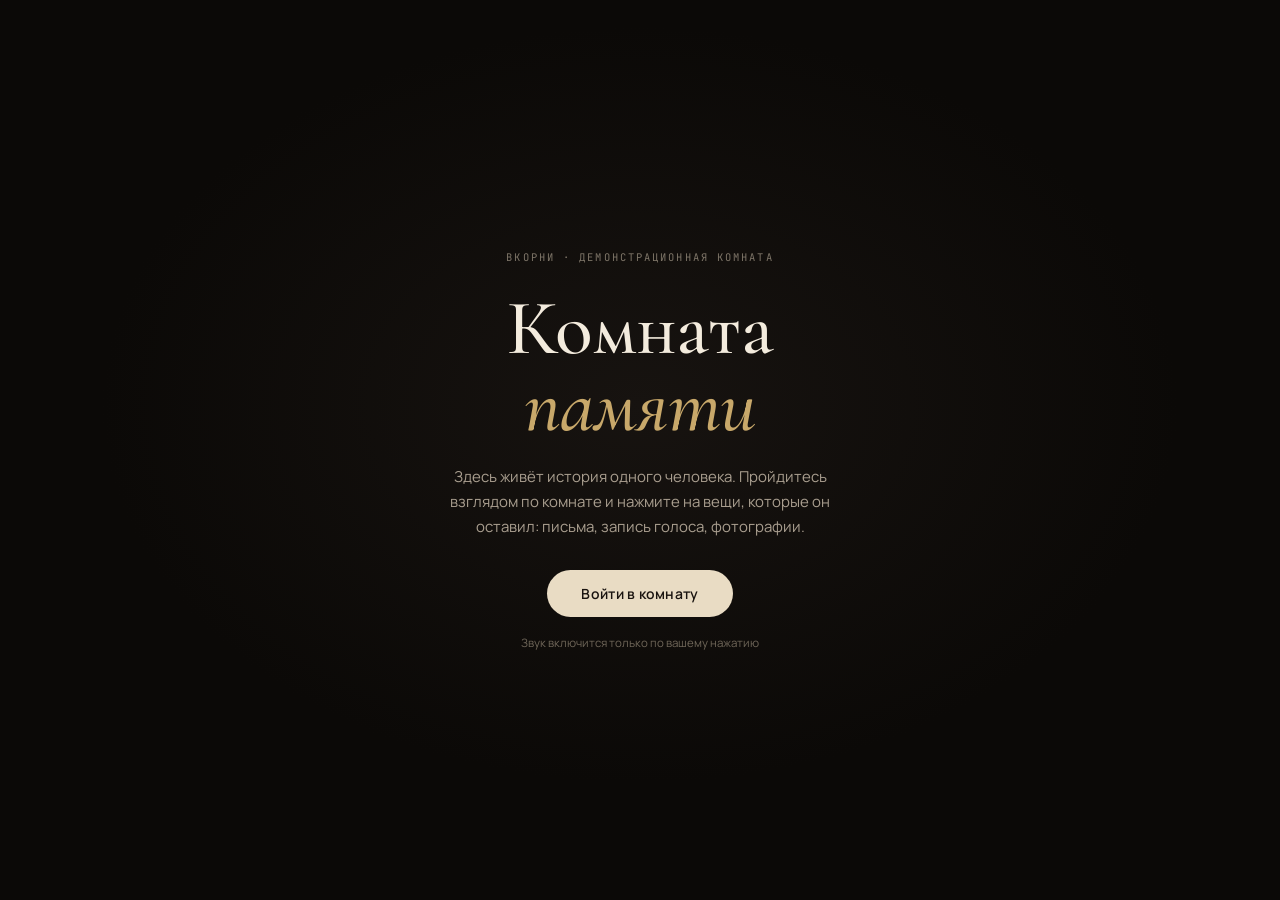
<file: index.html>
<!DOCTYPE html>
<html lang="ru">
<head>
<meta charset="utf-8">
<meta name="viewport" content="width=device-width, initial-scale=1, viewport-fit=cover">
<title>Комната памяти — демо</title>
<meta name="description" content="Интерактивная комната памяти в браузере: слои, свет, предметы с историей.">
<link rel="preconnect" href="https://fonts.googleapis.com">
<link href="https://fonts.googleapis.com/css2?family=Cormorant+Garamond:ital,wght@0,400;0,500;1,400&family=Manrope:wght@400;500;600&family=JetBrains+Mono:wght@400&display=swap" rel="stylesheet">
<link rel="stylesheet" href="style.css">
</head>
<body>

<div class="scene" id="scene">
  <svg viewBox="0 0 1600 900" preserveAspectRatio="xMidYMid slice" id="room" aria-label="Комната памяти: нажимайте на предметы">
    <defs>
      <linearGradient id="wall" x1="0" y1="0" x2="0" y2="1">
        <stop offset="0" stop-color="#2b241d"/><stop offset=".55" stop-color="#221c17"/><stop offset="1" stop-color="#1a1512"/>
      </linearGradient>
      <linearGradient id="floor" x1="0" y1="0" x2="0" y2="1">
        <stop offset="0" stop-color="#1e1713"/><stop offset="1" stop-color="#120d0b"/>
      </linearGradient>
      <linearGradient id="night" x1="0" y1="0" x2="0" y2="1">
        <stop offset="0" stop-color="#1d2f3d"/><stop offset=".55" stop-color="#2a4051"/><stop offset="1" stop-color="#4a5548"/>
      </linearGradient>
      <linearGradient id="wood" x1="0" y1="0" x2="0" y2="1">
        <stop offset="0" stop-color="#4b382a"/><stop offset="1" stop-color="#33251c"/>
      </linearGradient>
      <linearGradient id="fabric" x1="0" y1="0" x2="0" y2="1">
        <stop offset="0" stop-color="#4a3a33"/><stop offset="1" stop-color="#33261f"/>
      </linearGradient>
      <radialGradient id="lampglow" cx="50%" cy="50%" r="50%">
        <stop offset="0" stop-color="#ffcf8a" stop-opacity=".55"/>
        <stop offset="45%" stop-color="#f0a95c" stop-opacity=".18"/>
        <stop offset="100%" stop-color="#f0a95c" stop-opacity="0"/>
      </radialGradient>
      <linearGradient id="beam" x1="0" y1="0" x2="0.4" y2="1">
        <stop offset="0" stop-color="#b9c9d6" stop-opacity=".22"/>
        <stop offset="1" stop-color="#b9c9d6" stop-opacity="0"/>
      </linearGradient>
      <pattern id="stripes" width="86" height="8" patternUnits="userSpaceOnUse">
        <rect width="86" height="8" fill="none"/><rect width="1.5" height="8" fill="#ffffff" opacity=".025"/>
      </pattern>
      <filter id="soft"><feGaussianBlur stdDeviation="9"/></filter>
      <filter id="softer"><feGaussianBlur stdDeviation="22"/></filter>
      <filter id="grain">
        <feTurbulence type="fractalNoise" baseFrequency=".85" numOctaves="2" result="n"/>
        <feColorMatrix in="n" type="saturate" values="0" result="m"/>
        <feComponentTransfer in="m" result="s"><feFuncA type="linear" slope=".05"/></feComponentTransfer>
        <feBlend in="SourceGraphic" in2="s" mode="overlay"/>
      </filter>
    </defs>

    <!-- стена и пол -->
    <g id="layer-back">
      <rect width="1600" height="660" fill="url(#wall)"/>
      <rect width="1600" height="660" fill="url(#stripes)"/>
      <rect y="646" width="1600" height="16" fill="#0f0b09" opacity=".85"/>
      <rect y="660" width="1600" height="240" fill="url(#floor)"/>
      <g stroke="#000" stroke-opacity=".22" stroke-width="2">
        <path d="M800 660 L-260 900"/><path d="M800 660 L120 900"/><path d="M800 660 L470 900"/>
        <path d="M800 660 L860 900"/><path d="M800 660 L1160 900"/><path d="M800 660 L1520 900"/><path d="M800 660 L1900 900"/>
      </g>
      <g stroke="#000" stroke-opacity=".18" stroke-width="2">
        <path d="M0 700 H1600"/><path d="M0 760 H1600"/><path d="M0 840 H1600"/>
      </g>
    </g>

    <!-- окно -->
    <g id="layer-window">
      <rect x="120" y="120" width="440" height="350" fill="#120e0b"/>
      <rect x="132" y="132" width="416" height="326" fill="url(#night)"/>
      <g fill="#0f1a20" opacity=".9">
        <path d="M132 400 L200 360 L260 392 L330 352 L400 386 L470 356 L548 392 L548 458 L132 458 Z"/>
      </g>
      <path d="M132 458 L548 458 L548 452 L132 452 Z" fill="#2b3a3f"/>
      <g stroke="#2a201a" stroke-width="12">
        <path d="M340 132 V458"/><path d="M132 292 H548"/>
        <rect x="120" y="120" width="440" height="350" fill="none"/>
      </g>
      <path d="M120 470 H560" stroke="#3b2e24" stroke-width="14"/>
      <!-- шторы -->
      <path d="M110 118 Q150 300 118 480 L172 480 Q196 300 168 118 Z" fill="#2c231c"/>
      <path d="M570 118 Q530 300 562 480 L508 480 Q484 300 512 118 Z" fill="#2c231c"/>
      <path d="M138 140 Q162 300 142 460" stroke="#3a2f26" stroke-width="3" fill="none" opacity=".7"/>
      <path d="M542 140 Q518 300 538 460" stroke="#3a2f26" stroke-width="3" fill="none" opacity=".7"/>
      <!-- подсветка от окна -->
      <path d="M120 470 L560 470 L760 900 L60 900 Z" fill="url(#beam)" opacity=".55" filter="url(#softer)"/>
    </g>

    <!-- рамки на стене -->
    <g id="layer-wall">
      <g class="hot" data-open="photos" tabindex="0" role="button" aria-label="Фотографии">
        <rect x="676" y="176" width="126" height="156" fill="#4a3627"/>
        <rect x="688" y="188" width="102" height="132" fill="#6f6350"/>
        <rect x="698" y="198" width="82" height="112" fill="#c7b593" opacity=".85"/>
        <path d="M698 280 L726 254 L748 272 L770 246 L780 258 L780 310 L698 310 Z" fill="#8a7a5a" opacity=".75"/>
        <circle cx="712" cy="216" r="7" fill="#efe0bd" opacity=".8"/>
        <rect x="830" y="196" width="150" height="112" fill="#4a3627"/>
        <rect x="841" y="207" width="128" height="90" fill="#6f6350"/>
        <rect x="851" y="217" width="108" height="70" fill="#c7b593" opacity=".85"/>
        <path d="M851 287 L880 268 L910 282 L940 262 L959 274 L959 287 Z" fill="#8a7a5a" opacity=".75"/>
        <circle cx="930" cy="240" r="8" fill="#efe0bd" opacity=".8"/>
        <circle class="dot" cx="739" cy="254" r="7"/>
        <circle class="dot" cx="905" cy="252" r="7"/>
      </g>
      <g class="hot" data-open="video" tabindex="0" role="button" aria-label="Видео">
        <rect x="1010" y="178" width="118" height="150" fill="#4a3627"/>
        <rect x="1021" y="189" width="96" height="128" fill="#1c1611"/>
        <path d="M1059 253 L1059 229 L1085 241 Z" fill="#c9bda3"/>
        <circle class="dot" cx="1069" cy="253" r="7"/>
      </g>
    </g>

    <!-- полка -->
    <g id="layer-shelf">
      <rect x="1120" y="352" width="420" height="12" fill="#3a2c22"/>
      <rect x="1120" y="364" width="420" height="5" fill="#1a120e" opacity=".8"/>
      <g>
        <rect x="1140" y="286" width="16" height="66" fill="#5a3b2c"/>
        <rect x="1158" y="296" width="14" height="56" fill="#3f4a3c"/>
        <rect x="1174" y="290" width="18" height="62" fill="#6b5540"/>
        <rect x="1194" y="302" width="12" height="50" fill="#4a3a4a"/>
        <rect x="1208" y="292" width="16" height="60" fill="#5f4a35"/>
        <rect x="1228" y="300" width="13" height="52" fill="#3b4a4a"/>
      </g>
      <g>
        <rect x="1420" y="296" width="52" height="56" rx="4" fill="#40332a"/>
        <circle cx="1446" cy="324" r="16" fill="#c9b48a" opacity=".35"/>
        <circle cx="1446" cy="324" r="2" fill="#e8dcc0"/>
        <path d="M1446 324 V312" stroke="#e8dcc0" stroke-width="1.6"/>
        <path d="M1446 324 H1456" stroke="#e8dcc0" stroke-width="1.6"/>
      </g>
      <g>
        <rect x="1490" y="300" width="34" height="52" rx="5" fill="#4a3a2c"/>
        <path d="M1496 306 Q1507 322 1496 346" stroke="#6b5540" stroke-width="3" fill="none"/>
      </g>
    </g>

    <!-- комод со шкатулкой и патефоном -->
    <g id="layer-sideboard">
      <ellipse cx="345" cy="664" rx="176" ry="20" fill="#000" opacity=".5" filter="url(#soft)"/>
      <rect x="180" y="462" width="330" height="16" rx="3" fill="#4e3a2b"/>
      <rect x="192" y="478" width="306" height="168" fill="url(#wood)"/>
      <rect x="204" y="492" width="130" height="140" fill="#3d2d22"/>
      <rect x="346" y="492" width="140" height="140" fill="#3d2d22"/>
      <circle cx="318" cy="562" r="4" fill="#8a7355"/><circle cx="362" cy="562" r="4" fill="#8a7355"/>
      <rect x="196" y="646" width="10" height="20" fill="#241a13"/><rect x="486" y="646" width="10" height="20" fill="#241a13"/>

      <g class="hot" data-open="letters" tabindex="0" role="button" aria-label="Шкатулка с письмами">
        <rect x="222" y="416" width="112" height="46" rx="5" fill="#5c4530"/>
        <rect x="222" y="402" width="112" height="18" rx="5" fill="#6d5339"/>
        <rect x="266" y="422" width="24" height="12" rx="3" fill="#b39a6c"/>
        <path d="M222 424 H334" stroke="#3a2a1d" stroke-width="1.5" opacity=".7"/>
        <circle class="dot" cx="278" cy="430" r="7"/>
      </g>

      <g class="hot" data-open="voice" tabindex="0" role="button" aria-label="Патефон с записью">
        <rect x="368" y="408" width="126" height="54" rx="6" fill="#4a3627"/>
        <rect x="368" y="404" width="126" height="12" rx="5" fill="#57402e"/>
        <rect x="382" y="424" width="98" height="24" rx="4" fill="#2a1f18"/>
        <circle cx="404" cy="436" r="9" fill="#8a7355"/><circle cx="404" cy="436" r="3" fill="#241a13"/>
        <rect x="424" y="430" width="44" height="10" rx="3" fill="#3b2c21"/>
        <path d="M420 470 L420 486" stroke="#c8b08a" stroke-width="4"/>
        <circle class="dot" cx="430" cy="436" r="7"/>
      </g>
    </g>

    <!-- кресло -->
    <g id="layer-chair">
      <ellipse cx="700" cy="716" rx="180" ry="26" fill="#000" opacity=".45" filter="url(#soft)"/>
      <rect x="534" y="446" width="272" height="180" rx="34" fill="url(#fabric)"/>
      <rect x="560" y="470" width="220" height="120" rx="26" fill="#4f3d34"/>
      <path d="M566 492 q104 -30 208 0 l-6 30 q-98 -22 -196 0 Z" fill="#6b5646" opacity=".75"/>
      <rect x="536" y="580" width="268" height="78" rx="18" fill="#3b2d26"/>
      <rect x="560" y="568" width="220" height="44" rx="14" fill="#5a4639"/>
      <rect x="500" y="540" width="48" height="132" rx="22" fill="#42332b"/>
      <rect x="792" y="540" width="48" height="132" rx="22" fill="#42332b"/>
      <rect x="506" y="556" width="36" height="14" rx="7" fill="#544134" opacity=".8"/>
      <rect x="798" y="556" width="36" height="14" rx="7" fill="#544134" opacity=".8"/>
      <rect x="548" y="656" width="16" height="30" rx="4" fill="#2a1f19"/>
      <rect x="776" y="656" width="16" height="30" rx="4" fill="#2a1f19"/>
      <g class="hot" data-open="letter-chair" tabindex="0" role="button" aria-label="Плед">
        <circle class="dot" cx="700" cy="590" r="7"/>
      </g>
    </g>

    <!-- столик с лампой -->
    <g id="layer-table">
      <ellipse class="lamp-glow" id="lampGlow" cx="1236" cy="470" rx="430" ry="360" fill="url(#lampglow)" opacity=".95"/>
      <ellipse cx="1235" cy="682" rx="150" ry="16" fill="#000" opacity=".45" filter="url(#soft)"/>
      <rect x="1090" y="556" width="290" height="14" rx="4" fill="#4e3a2b"/>
      <rect x="1112" y="570" width="12" height="106" fill="#33251c"/>
      <rect x="1346" y="570" width="12" height="106" fill="#33251c"/>
      <g class="hot" data-open="lamp" tabindex="0" role="button" aria-label="Лампа">
        <path d="M1206 556 L1206 500" stroke="#6b5a44" stroke-width="6"/>
        <path d="M1168 500 L1244 500 L1228 456 L1184 456 Z" fill="#c8a86a"/>
        <ellipse cx="1206" cy="500" rx="38" ry="7" fill="#efd3a0"/>
        <ellipse class="lamp-core" id="lampCore" cx="1206" cy="520" rx="150" ry="130" fill="url(#lampglow)" opacity=".8"/>
        <circle class="dot" cx="1206" cy="478" r="7"/>
      </g>
      <g>
        <rect x="1250" y="534" width="86" height="8" rx="2" fill="#3b2e24"/>
        <rect x="1258" y="526" width="80" height="8" rx="2" fill="#4a3a2c"/>
      </g>
    </g>

    <!-- растение -->
    <g id="layer-plant">
      <path d="M1470 646 L1520 646 L1512 700 L1478 700 Z" fill="#4a3627"/>
      <g stroke="#3c4a35" stroke-width="5" fill="none" stroke-linecap="round">
        <path d="M1495 646 q-30 -40 -44 -78"/><path d="M1495 646 q4 -54 -6 -96"/>
        <path d="M1495 646 q34 -44 44 -84"/><path d="M1495 646 q46 -30 62 -58"/>
      </g>
      <g fill="#465c3e" opacity=".9">
        <ellipse cx="1448" cy="566" rx="26" ry="13" transform="rotate(-32 1448 566)"/>
        <ellipse cx="1484" cy="546" rx="24" ry="12" transform="rotate(-8 1484 546)"/>
        <ellipse cx="1540" cy="560" rx="26" ry="13" transform="rotate(26 1540 560)"/>
        <ellipse cx="1556" cy="588" rx="24" ry="12" transform="rotate(38 1556 588)"/>
      </g>
    </g>

    <!-- пыль в воздухе -->
    <g id="layer-dust" class="dust">
      <circle cx="330" cy="430" r="2.2"/><circle cx="470" cy="520" r="1.6"/><circle cx="640" cy="380" r="2"/>
      <circle cx="760" cy="470" r="1.4"/><circle cx="900" cy="420" r="2.4"/><circle cx="1010" cy="520" r="1.8"/>
      <circle cx="1150" cy="390" r="1.5"/><circle cx="1290" cy="460" r="2.2"/><circle cx="1400" cy="400" r="1.7"/>
      <circle cx="560" cy="330" r="1.5"/><circle cx="1236" cy="560" r="2.6"/><circle cx="860" cy="330" r="1.6"/>
    </g>
  </svg>

  <div class="vignette"></div>
  <div class="cap">
    <span class="cap-line">Иван Петрович · 1938–2016</span>
    <span class="cap-sub">учитель, фотограф, хозяин дома у реки</span>
  </div>
</div>

<a class="switch" href="iso/">Изометрия</a>
<div class="hint" id="hint">Нажимайте на предметы · камера двигается за курсором</div>

<div class="intro" id="intro">
  <div class="intro-inner">
    <p class="intro-eyebrow">Вкорни · демонстрационная комната</p>
    <h1>Комната<br><em>памяти</em></h1>
    <p class="intro-text">Здесь живёт история одного человека. Пройдитесь взглядом по комнате и нажмите
      на вещи, которые он оставил: письма, запись голоса, фотографии.</p>
    <button class="intro-btn" id="enter">Войти в комнату</button>
    <p class="intro-note">Звук включится только по вашему нажатию</p>
  </div>
</div>

<div class="modal" id="modal" aria-hidden="true">
  <div class="modal-box" role="dialog" aria-modal="true">
    <button class="modal-close" id="close" aria-label="Закрыть">×</button>
    <div class="modal-body" id="modal-body"></div>
  </div>
</div>

<script src="app.js"></script>
</body>
</html>
</file>
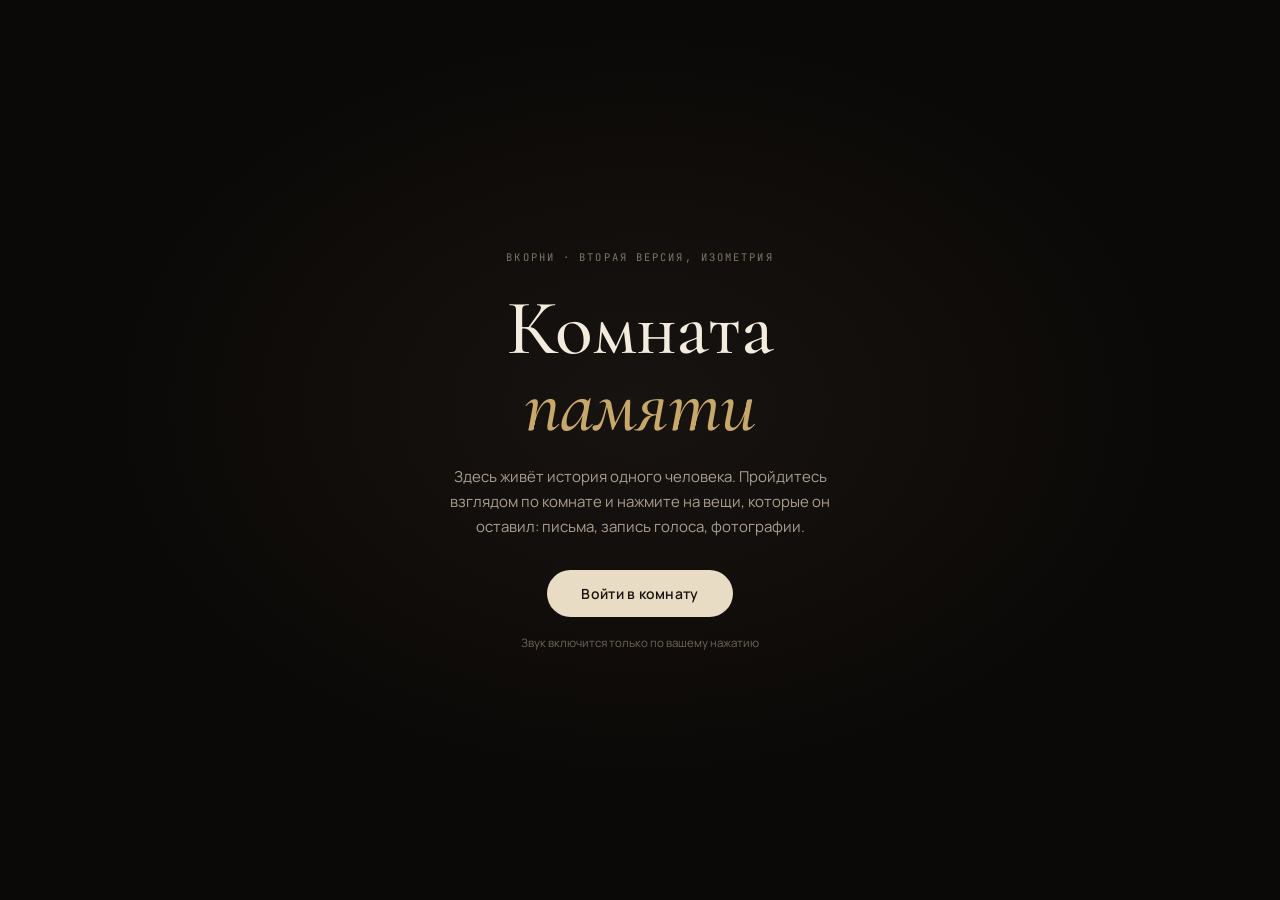
<file: iso/index.html>
<!DOCTYPE html>
<html lang="ru">
<head>
<meta charset="utf-8">
<meta name="viewport" content="width=device-width, initial-scale=1, viewport-fit=cover">
<title>Комната памяти — изометрия</title>
<meta name="description" content="Интерактивная комната памяти в браузере: слои, свет, предметы с историей.">
<link rel="preconnect" href="https://fonts.googleapis.com">
<link href="https://fonts.googleapis.com/css2?family=Cormorant+Garamond:ital,wght@0,400;0,500;1,400&family=Manrope:wght@400;500;600&family=JetBrains+Mono:wght@400&display=swap" rel="stylesheet">
<link rel="stylesheet" href="../style.css">
<style>
  .cap{display:none}
  .label{
    position:fixed;top:22px;left:22px;z-index:15;
    font-family:'JetBrains Mono',monospace;font-size:10.5px;letter-spacing:.16em;
    text-transform:uppercase;color:#9d9184;line-height:1.9;
  }
  .label b{display:block;font-family:'Cormorant Garamond',serif;font-style:normal;
    font-size:20px;letter-spacing:.01em;color:#e9dfcd;text-transform:none;font-weight:500}
</style>
</head>
<body>

<div class="scene" id="scene">
  <svg viewBox="0 0 1280 940" preserveAspectRatio="xMidYMid slice" id="room" aria-label="Изометрическая комната памяти"><defs>
<linearGradient id="wl" x1="0" y1="0" x2=".7" y2="1"><stop offset="0" stop-color="#f2e0c6"/><stop offset="1" stop-color="#e0c9a9"/></linearGradient>
<linearGradient id="wr" x1="0" y1="0" x2=".7" y2="1"><stop offset="0" stop-color="#e6cfae"/><stop offset="1" stop-color="#d2b58f"/></linearGradient>
<linearGradient id="fl" x1="0" y1="0" x2=".3" y2="1"><stop offset="0" stop-color="#dcba8f"/><stop offset="1" stop-color="#c09a67"/></linearGradient>
<linearGradient id="night" x1="0" y1="0" x2="0" y2="1"><stop offset="0" stop-color="#c3d3d6"/><stop offset=".5" stop-color="#d9dfd2"/><stop offset="1" stop-color="#efe7d3"/></linearGradient>
<linearGradient id="beam" x1="0" y1="0" x2=".8" y2="1"><stop offset="0" stop-color="#fff6dc" stop-opacity=".85"/><stop offset="1" stop-color="#fff6dc" stop-opacity="0"/></linearGradient>
<radialGradient id="lampglow" cx="50%" cy="50%" r="50%"><stop offset="0" stop-color="#ffce87" stop-opacity=".85"/><stop offset="1" stop-color="#ffce87" stop-opacity="0"/></radialGradient>
<filter id="soft" x="-60%" y="-60%" width="220%" height="220%"><feGaussianBlur stdDeviation="8"/></filter>
<filter id="softer" x="-60%" y="-60%" width="220%" height="220%"><feGaussianBlur stdDeviation="20"/></filter>
</defs><g id="layer-back"><polygon points="640.0,340.0 1140.0,590.0 640.0,840.0 140.0,590.0" fill="url(#fl)"/><line x1="690.0" y1="365.0" x2="190.0" y2="615.0" stroke="#a9825a" stroke-width="1.2" opacity=".35"/><line x1="740.0" y1="390.0" x2="240.0" y2="640.0" stroke="#a9825a" stroke-width="1.2" opacity=".35"/><line x1="790.0" y1="415.0" x2="290.0" y2="665.0" stroke="#a9825a" stroke-width="1.2" opacity=".35"/><line x1="840.0" y1="440.0" x2="340.0" y2="690.0" stroke="#a9825a" stroke-width="1.2" opacity=".35"/><line x1="890.0" y1="465.0" x2="390.0" y2="715.0" stroke="#a9825a" stroke-width="1.2" opacity=".35"/><line x1="940.0" y1="490.0" x2="440.0" y2="740.0" stroke="#a9825a" stroke-width="1.2" opacity=".35"/><line x1="990.0" y1="515.0" x2="490.0" y2="765.0" stroke="#a9825a" stroke-width="1.2" opacity=".35"/><line x1="1040.0" y1="540.0" x2="540.0" y2="790.0" stroke="#a9825a" stroke-width="1.2" opacity=".35"/><line x1="1090.0" y1="565.0" x2="590.0" y2="815.0" stroke="#a9825a" stroke-width="1.2" opacity=".35"/><line x1="540.0" y1="390.0" x2="1040.0" y2="640.0" stroke="#b08a5f" stroke-width="1" opacity=".2"/><line x1="440.0" y1="440.0" x2="940.0" y2="690.0" stroke="#b08a5f" stroke-width="1" opacity=".2"/><line x1="340.0" y1="490.0" x2="840.0" y2="740.0" stroke="#b08a5f" stroke-width="1" opacity=".2"/><line x1="240.0" y1="540.0" x2="740.0" y2="790.0" stroke="#b08a5f" stroke-width="1" opacity=".2"/><polygon points="640.0,340.0 140.0,590.0 140.0,310.0 640.0,60.0" fill="url(#wl)"/><polygon points="640.0,340.0 1140.0,590.0 1140.0,310.0 640.0,60.0" fill="url(#wr)"/><polygon points="640.0,340.0 140.0,590.0 140.0,577.0 640.0,327.0" fill="#cfae87"/><polygon points="640.0,340.0 1140.0,590.0 1140.0,577.0 640.0,327.0" fill="#c6a67f"/></g><g id="layer-window"><polygon points="563.0,294.0 377.0,387.0 377.0,236.0 563.0,143.0" fill="#f7f0e1"/><polygon points="555.0,290.0 385.0,375.0 385.0,240.0 555.0,155.0" fill="url(#night)"/><polygon points="555.0,290.0 385.0,375.0 385.0,330.0 555.0,245.0" fill="#cbd6c2" opacity=".85"/><polygon points="555.0,245.0 480.0,252.5 425.0,310.0 385.0,337.5" fill="#b7c6b2" opacity=".8"/><polygon points="472.0,331.5 468.0,333.5 468.0,198.5 472.0,196.5" fill="#f7f0e1"/><polygon points="555.0,224.5 385.0,309.5 385.0,305.5 555.0,220.5" fill="#f7f0e1"/><polygon points="577.5,293.8 554.0,305.5 554.0,143.0 577.5,131.2" fill="#f4e9d6"/><polygon points="386.0,389.5 362.5,401.2 362.5,238.8 386.0,227.0" fill="#f4e9d6"/><polygon points="580.0,294.5 360.0,404.5 360.0,394.5 580.0,284.5" fill="#e3c9a6"/><polygon points="560.0,302.5 380.0,392.5 525.0,657.5 775.0,422.5" fill="url(#beam)" opacity=".7" filter="url(#softer)"/></g><g id="layer-wall"><polygon points="707.5,237.8 782.5,275.2 782.5,193.8 707.5,156.3" fill="#a9764f"/><polygon points="712.0,235.5 778.0,268.5 778.0,196.0 712.0,163.0" fill="#efe0c2"/><polygon points="713.5,232.7 776.5,232.7 776.5,204.8 713.5,204.8" fill="#b9c6a8" opacity=".65"/><g class="hot" data-open="photos" tabindex="0" role="button" aria-label="Фотографии"><polygon points="797.5,271.2 865.0,305.0 865.0,242.5 797.5,208.8" fill="#a9764f"/><polygon points="802.0,269.0 860.5,298.2 860.5,244.7 802.0,215.5" fill="#efe0c2"/><polygon points="803.5,266.2 859.0,266.2 859.0,253.5 803.5,253.5" fill="#b9c6a8" opacity=".65"/><ellipse cx="855.5" cy="267.8" rx="7" ry="7" fill="#ffd79b" class="dot"/></g></g><g id="layer-shelf"><polygon points="947.5,326.2 1097.5,401.2 1097.5,393.8 947.5,318.8" fill="#b9855a"/><polygon points="947.5,338.8 1097.5,413.8 1097.5,401.2 947.5,326.2" fill="#a9764f"/><polygon points="952.5,303.2 967.5,310.8 952.5,318.2 937.5,310.8" fill="#c08a5e"/><polygon points="967.5,333.8 952.5,341.2 952.5,318.2 967.5,310.8" fill="#a3704a"/><polygon points="937.5,333.8 952.5,341.2 952.5,318.2 937.5,310.8" fill="#8c5f3d"/><polygon points="982.5,312.2 996.5,319.2 982.5,326.2 968.5,319.2" fill="#a9c6bb"/><polygon points="996.5,348.2 982.5,355.2 982.5,326.2 996.5,319.2" fill="#8fb0a5"/><polygon points="968.5,348.2 982.5,355.2 982.5,326.2 968.5,319.2" fill="#7c9f94"/><polygon points="1021.5,346.8 1049.0,360.5 1036.0,367.0 1008.5,353.2" fill="#e3d3b6"/><polygon points="1049.0,375.5 1036.0,382.0 1036.0,367.0 1049.0,360.5" fill="#cbb897"/><polygon points="1008.5,368.2 1036.0,382.0 1036.0,367.0 1008.5,353.2" fill="#b9a789"/></g><g id="layer-sideboard"><ellipse cx="1005.0" cy="576.8" rx="90" ry="34" fill="#4a3524" opacity=".16" filter="url(#soft)"/><polygon points="996.5,386.8 1084.0,430.5 1036.5,454.2 949.0,410.5" fill="#c08a5e"/><polygon points="1084.0,583.0 1036.5,606.8 1036.5,454.2 1084.0,430.5" fill="#a3704a"/><polygon points="949.0,563.0 1036.5,606.8 1036.5,454.2 949.0,410.5" fill="#8c5f3d"/><polygon points="952.5,559.8 1033.0,600.0 1033.0,457.5 952.5,417.2" fill="#b07f55" opacity=".45"/><polygon points="992.5,579.8 995.0,581.0 995.0,438.5 992.5,437.2" fill="#7d5638"/><ellipse cx="976.5" cy="501.8" rx="3.4" ry="4.2" fill="#f0dcb8"/><ellipse cx="1009.0" cy="518.0" rx="3.4" ry="4.2" fill="#f0dcb8"/></g><g id="layer-chair"><ellipse cx="390.0" cy="544.2" rx="165" ry="56" fill="#4a3524" opacity=".16" filter="url(#soft)"/><polygon points="371.0,458.0 518.5,531.8 413.5,584.2 266.0,510.5" fill="#c08a5e"/><polygon points="518.5,554.2 413.5,606.8 413.5,584.2 518.5,531.8" fill="#a3704a"/><polygon points="266.0,533.0 413.5,606.8 413.5,584.2 266.0,510.5" fill="#8c5f3d"/><polygon points="371.0,449.0 512.5,519.8 413.5,569.2 272.0,498.5" fill="#f4ece0"/><polygon points="512.5,531.8 413.5,581.2 413.5,569.2 512.5,519.8" fill="#e2d6c6"/><polygon points="272.0,510.5 413.5,581.2 413.5,569.2 272.0,498.5" fill="#d6c8b4"/><polygon points="427.0,468.5 512.5,511.2 413.5,560.8 328.0,518.0" fill="#bccfb4"/><polygon points="512.5,519.8 413.5,569.2 413.5,560.8 512.5,511.2" fill="#a5b99e"/><polygon points="328.0,526.5 413.5,569.2 413.5,560.8 328.0,518.0" fill="#97ab91"/><polygon points="328.0,518.0 413.5,560.8 413.5,594.8 328.0,552.0" fill="#a8bda1"/><polygon points="328.0,552.0 343.0,567.5 343.0,562.5 328.0,547.0" fill="#9fb598"/><polygon points="373.0,442.5 416.0,464.0 371.0,486.5 328.0,465.0" fill="#fbf6ec"/><polygon points="416.0,473.5 371.0,496.0 371.0,486.5 416.0,464.0" fill="#ece3d4"/><polygon points="328.0,474.5 371.0,496.0 371.0,486.5 328.0,465.0" fill="#e0d5c2"/><polygon points="323.0,468.5 363.0,488.5 320.0,510.0 280.0,490.0" fill="#f4ecdd"/><polygon points="363.0,497.0 320.0,518.5 320.0,510.0 363.0,488.5" fill="#e4d9c8"/><polygon points="280.0,498.5 320.0,518.5 320.0,510.0 280.0,490.0" fill="#d8ccb8"/><polygon points="370.0,396.5 377.0,400.0 267.0,455.0 260.0,451.5" fill="#b9855a"/><polygon points="377.0,481.0 267.0,536.0 267.0,455.0 377.0,400.0" fill="#96684a"/><polygon points="260.0,532.5 267.0,536.0 267.0,455.0 260.0,451.5" fill="#83593f"/><polygon points="369.5,408.8 374.5,411.2 267.5,464.8 262.5,462.2" fill="#d0a276"/><polygon points="374.5,416.2 267.5,469.8 267.5,464.8 374.5,411.2" fill="#b48054"/><polygon points="262.5,467.2 267.5,469.8 267.5,464.8 262.5,462.2" fill="#a06f47"/><g class="hot" data-open="letter-chair" tabindex="0" role="button" aria-label="Плед"><ellipse cx="340.0" cy="508.5" rx="8" ry="8" fill="#ffd79b" class="dot"/></g></g><g id="layer-table"><ellipse cx="495.0" cy="591.8" rx="64" ry="24" fill="#4a3524" opacity=".16" filter="url(#soft)"/><polygon points="493.5,526.8 534.5,547.2 493.5,567.8 452.5,547.2" fill="#d0a276"/><polygon points="534.5,594.8 493.5,615.2 493.5,567.8 534.5,547.2" fill="#b48054"/><polygon points="452.5,594.8 493.5,615.2 493.5,567.8 452.5,547.2" fill="#a06f47"/><polygon points="493.5,543.8 527.5,560.8 493.5,577.8 459.5,560.8" fill="#dcb992"/><polygon points="527.5,583.8 493.5,600.8 493.5,577.8 527.5,560.8" fill="#c39d74"/><polygon points="459.5,583.8 493.5,600.8 493.5,577.8 459.5,560.8" fill="#b18c66"/><ellipse cx="493.5" cy="546.8" rx="30" ry="11" fill="#b9855a"/><ellipse class="lamp-glow" id="lampGlow" cx="493" cy="534" rx="200" ry="150" fill="url(#lampglow)" opacity=".95"/><g class="hot" data-open="lamp" tabindex="0" role="button" aria-label="Лампа"><polygon points="493.5,522.2 500.5,525.8 493.5,529.2 486.5,525.8" fill="#e6d3ac"/><polygon points="500.5,546.8 493.5,550.2 493.5,529.2 500.5,525.8" fill="#cdb98f"/><polygon points="486.5,546.8 493.5,550.2 493.5,529.2 486.5,525.8" fill="#bfab83"/><polygon points="493.5,502.8 517.5,514.8 493.0,539.0 457.0,521.0" fill="#f7e8c6"/><ellipse class="lamp-core" id="lampCore" cx="491" cy="531" rx="130" ry="100" fill="url(#lampglow)" opacity=".8"/><ellipse cx="491.0" cy="515.5" rx="8" ry="8" fill="#ffd79b" class="dot"/></g></g><g id="layer-rug"><polygon points="280.0,565.0 460.0,655.0 410.0,725.0 215.0,627.5" fill="#ded8bd"/><line x1="310.0" y1="580.0" x2="247.5" y2="643.8" stroke="#c3c9a8" stroke-width="9" opacity=".75"/><line x1="340.0" y1="595.0" x2="280.0" y2="660.0" stroke="#c3c9a8" stroke-width="9" opacity=".75"/><line x1="370.0" y1="610.0" x2="312.5" y2="676.2" stroke="#c3c9a8" stroke-width="9" opacity=".75"/><line x1="400.0" y1="625.0" x2="345.0" y2="692.5" stroke="#c3c9a8" stroke-width="9" opacity=".75"/><line x1="430.0" y1="640.0" x2="377.5" y2="708.8" stroke="#c3c9a8" stroke-width="9" opacity=".75"/><polygon points="280.0,565.0 460.0,655.0 447.0,657.5 275.0,571.5" fill="#cdc7a9"/></g><g id="layer-plant"><ellipse cx="530.0" cy="709.2" rx="105" ry="40" fill="#4a3524" opacity=".18" filter="url(#soft)"/><ellipse cx="525.0" cy="707.5" rx="52" ry="21" fill="#8c5f3d"/><polygon points="525.0,663.5 533.0,667.5 525.0,671.5 517.0,667.5" fill="#c08a5e"/><polygon points="533.0,707.5 525.0,711.5 525.0,671.5 533.0,667.5" fill="#a3704a"/><polygon points="517.0,707.5 525.0,711.5 525.0,671.5 517.0,667.5" fill="#8c5f3d"/><ellipse cx="525.0" cy="666.5" rx="118" ry="46" fill="#d0a276"/><ellipse cx="525.0" cy="667.5" rx="112" ry="43" fill="#c08a5e"/><g class="hot" data-open="voice" tabindex="0" role="button" aria-label="Патефон с записью"><polygon points="525.0,627.5 565.0,647.5 530.0,665.0 490.0,645.0" fill="#5f4a3a"/><polygon points="565.0,662.5 530.0,680.0 530.0,665.0 565.0,647.5" fill="#4a3a2d"/><polygon points="490.0,660.0 530.0,680.0 530.0,665.0 490.0,645.0" fill="#3f3227"/><polygon points="540.0,674.0 571.0,689.5 549.0,700.5 518.0,685.0" fill="#c9a878"/><polygon points="571.0,695.5 549.0,706.5 549.0,700.5 571.0,689.5" fill="#b08f63"/><polygon points="518.0,691.0 549.0,706.5 549.0,700.5 518.0,685.0" fill="#a08056"/><polygon points="540.0,671.0 567.0,684.5 548.0,694.0 521.0,680.5" fill="#a9c6bb"/><polygon points="567.0,689.5 548.0,699.0 548.0,694.0 567.0,684.5" fill="#8fb0a5"/><polygon points="521.0,685.5 548.0,699.0 548.0,694.0 521.0,680.5" fill="#7c9f94"/><ellipse cx="535.0" cy="654.5" rx="23" ry="9" fill="#2a2320"/><ellipse cx="535.0" cy="653.5" rx="7" ry="3" fill="#c9b48a"/><ellipse cx="535.0" cy="648.5" rx="7" ry="7" fill="#ffd79b" class="dot"/></g><polygon points="600.0,696.5 627.5,710.2 607.5,720.2 580.0,706.5" fill="#efe6d2" opacity=".95"/><polygon points="600.0,696.5 627.5,710.2 616.5,715.8 589.0,702.0" fill="#ddd0b8" opacity=".7"/><polygon points="572.5,740.2 597.5,752.8 579.5,761.7 554.5,749.2" fill="#efe6d2" opacity=".95"/><polygon points="572.5,740.2 597.5,752.8 587.6,757.7 562.6,745.2" fill="#ddd0b8" opacity=".7"/><polygon points="460.0,706.5 485.0,719.0 468.0,727.5 443.0,715.0" fill="#efe6d2" opacity=".95"/><polygon points="460.0,706.5 485.0,719.0 475.6,723.7 450.6,711.2" fill="#ddd0b8" opacity=".7"/></g><g id="layer-dust"><ellipse cx="762.5" cy="730.5" rx="52" ry="20" fill="#4a3524" opacity=".16" filter="url(#soft)"/><polygon points="765.0,707.5 806.0,728.0 751.5,748.2 724.5,734.8" fill="#a9764f"/><polygon points="806.0,728.0 758.5,751.8 758.5,723.8 806.0,700.0" fill="#c08a5e"/><polygon points="717.5,731.2 758.5,751.8 758.5,725.8 717.5,705.2" fill="#8c5f3d"/><path d="M754.7 699.6 Q716.6 689.7 673.3 699.8" stroke="#84a37c" stroke-width="7.5" stroke-linecap="round" fill="none"/><path d="M757.5 698.3 Q738.3 677.1 701.5 675.9" stroke="#8fae86" stroke-width="7.5" stroke-linecap="round" fill="none"/><path d="M760.7 697.8 Q766.8 671.2 748.1 664.6" stroke="#9dba92" stroke-width="7.5" stroke-linecap="round" fill="none"/><path d="M764.2 698.0 Q796.0 675.3 799.8 672.6" stroke="#8fae86" stroke-width="7.5" stroke-linecap="round" fill="none"/><path d="M767.3 699.0 Q810.9 684.8 829.1 690.6" stroke="#a3c09b" stroke-width="7.5" stroke-linecap="round" fill="none"/><path d="M769.0 700.4 Q810.2 694.3 832.9 708.2" stroke="#8fae86" stroke-width="7.5" stroke-linecap="round" fill="none"/></g><g id="layer-clock"><circle cx="295.0" cy="317.5" r="26" fill="#f4e9d6" stroke="#a9764f" stroke-width="3"/><line x1="295.0" y1="317.5" x2="295.0" y2="303.5" stroke="#8c5f3d" stroke-width="2.4"/><line x1="295.0" y1="317.5" x2="305.0" y2="321.5" stroke="#8c5f3d" stroke-width="2.4"/></g><g id="layer-garland"><path d="M615.0 85.0 L574.2 119.2 L533.3 149.6 L492.5 173.8 L451.7 190.5 L410.8 200.8 L370.0 207.5" stroke="#6b5442" stroke-width="1.5" fill="none" opacity=".55"/><circle cx="533.3" cy="153.6" r="10" fill="#ffe4a8" opacity=".22"/><circle cx="533.3" cy="153.6" r="3.6" fill="#ffe4a8"/><circle cx="451.7" cy="194.5" r="10" fill="#ffe4a8" opacity=".22"/><circle cx="451.7" cy="194.5" r="3.6" fill="#ffe4a8"/><circle cx="370.0" cy="211.5" r="10" fill="#ffe4a8" opacity=".22"/><circle cx="370.0" cy="211.5" r="3.6" fill="#ffe4a8"/><path d="M370.0 207.5 L332.5 240.0 L295.0 268.8 L257.5 291.2 L220.0 306.3 L182.5 315.0 L145.0 320.0" stroke="#6b5442" stroke-width="1.5" fill="none" opacity=".55"/><circle cx="295.0" cy="272.8" r="10" fill="#ffe4a8" opacity=".22"/><circle cx="295.0" cy="272.8" r="3.6" fill="#ffe4a8"/><circle cx="220.0" cy="310.3" r="10" fill="#ffe4a8" opacity=".22"/><circle cx="220.0" cy="310.3" r="3.6" fill="#ffe4a8"/><circle cx="145.0" cy="324.0" r="10" fill="#ffe4a8" opacity=".22"/><circle cx="145.0" cy="324.0" r="3.6" fill="#ffe4a8"/><path d="M665.0 85.0 L704.2 118.3 L743.3 148.0 L782.5 171.2 L821.7 187.1 L860.8 196.7 L900.0 202.5" stroke="#6b5442" stroke-width="1.5" fill="none" opacity=".55"/><circle cx="743.3" cy="152.0" r="10" fill="#ffe4a8" opacity=".22"/><circle cx="743.3" cy="152.0" r="3.6" fill="#ffe4a8"/><circle cx="821.7" cy="191.1" r="10" fill="#ffe4a8" opacity=".22"/><circle cx="821.7" cy="191.1" r="3.6" fill="#ffe4a8"/><circle cx="900.0" cy="206.5" r="10" fill="#ffe4a8" opacity=".22"/><circle cx="900.0" cy="206.5" r="3.6" fill="#ffe4a8"/><path d="M900.0 202.5 L939.2 235.8 L978.3 265.5 L1017.5 288.8 L1056.7 304.6 L1095.8 314.2 L1135.0 320.0" stroke="#6b5442" stroke-width="1.5" fill="none" opacity=".55"/><circle cx="978.3" cy="269.5" r="10" fill="#ffe4a8" opacity=".22"/><circle cx="978.3" cy="269.5" r="3.6" fill="#ffe4a8"/><circle cx="1056.7" cy="308.6" r="10" fill="#ffe4a8" opacity=".22"/><circle cx="1056.7" cy="308.6" r="3.6" fill="#ffe4a8"/><circle cx="1135.0" cy="324.0" r="10" fill="#ffe4a8" opacity=".22"/><circle cx="1135.0" cy="324.0" r="3.6" fill="#ffe4a8"/></g></svg>

  <div class="vignette"></div>
  <div class="cap">
    <span class="cap-line">Иван Петрович · 1938–2016</span>
    <span class="cap-sub">учитель, фотограф, хозяин дома у реки</span>
  </div>
</div>

<div class="label"><b>Иван Петрович · 1938–2016</b>учитель, фотограф, хозяин дома у реки</div>
<a class="switch" href="../">Плоская версия</a>
<div class="hint" id="hint">Нажимайте на предметы · камера двигается за курсором</div>

<div class="intro" id="intro">
  <div class="intro-inner">
    <p class="intro-eyebrow">Вкорни · вторая версия, изометрия</p>
    <h1>Комната<br><em>памяти</em></h1>
    <p class="intro-text">Здесь живёт история одного человека. Пройдитесь взглядом по комнате и нажмите
      на вещи, которые он оставил: письма, запись голоса, фотографии.</p>
    <button class="intro-btn" id="enter">Войти в комнату</button>
    <p class="intro-note">Звук включится только по вашему нажатию</p>
  </div>
</div>

<div class="modal" id="modal" aria-hidden="true">
  <div class="modal-box" role="dialog" aria-modal="true">
    <button class="modal-close" id="close" aria-label="Закрыть">×</button>
    <div class="modal-body" id="modal-body"></div>
  </div>
</div>

<script src="app.js"></script>
</body>
</html>
</file>
<file: style.css>
:root{
  --bg:#0b0907;
  --paper:#efe6d4;
  --ink:#2a211a;
  --warm:#c8a86a;
  --dim:#8b8175;
  --ui:rgba(255,246,232,.08);
  --line:rgba(255,246,232,.14);
}
*{box-sizing:border-box}
html,body{height:100%}
body{
  margin:0;background:var(--bg);color:#efe7db;
  font-family:Manrope,system-ui,sans-serif;overflow:hidden;
}

/* ---------- сцена ---------- */
.scene{position:fixed;inset:0;display:flex;align-items:center;justify-content:center}
#room{
  width:100%;height:100%;display:block;
  transform:scale(var(--zoom,1.06));
  transition:filter 1.1s ease;
}
.scene.night #room{filter:brightness(.82) saturate(.92)}
.vignette{
  position:absolute;inset:0;pointer-events:none;
  background:radial-gradient(ellipse 62% 62% at 50% 48%,transparent 40%,rgba(0,0,0,.62) 100%);
}
.cap{
  position:absolute;left:0;right:0;bottom:clamp(72px,9vh,120px);text-align:center;
  pointer-events:none;opacity:0;transition:opacity 1.4s ease .4s;
}
.cap.show{opacity:1}
.cap-line{display:block;font-family:'Cormorant Garamond',serif;font-size:clamp(22px,2.6vw,34px);
  letter-spacing:.02em;color:#efe6d4}
.cap-sub{display:block;margin-top:6px;font-family:'JetBrains Mono',monospace;
  font-size:clamp(10px,1vw,12px);letter-spacing:.18em;text-transform:uppercase;color:#9b9082}

/* ---------- предметы ---------- */
.hot{cursor:pointer;outline:none}
.hot .dot{
  fill:#ffd79b;opacity:.5;transition:opacity .3s,r .3s;
  animation:pulse 3.4s ease-in-out infinite;
}
.hot:hover .dot,.hot:focus-visible .dot{opacity:1}
@keyframes pulse{
  0%,100%{r:6;opacity:.35}
  50%{r:8;opacity:.75}
}
@media (prefers-reduced-motion:reduce){
  .hot .dot{animation:none}
  .dust circle{animation:none!important}
}

/* ---------- пыль ---------- */
.dust circle{fill:#ffe6bf;opacity:.16;animation:float 14s ease-in-out infinite}
.dust circle:nth-child(2n){animation-duration:19s;animation-delay:-4s}
.dust circle:nth-child(3n){animation-duration:24s;animation-delay:-9s}
@keyframes float{
  0%,100%{transform:translate(0,0)}
  50%{transform:translate(14px,-22px)}
}

/* ---------- подсказка ---------- */
.hint{
  position:fixed;left:50%;bottom:26px;transform:translateX(-50%);
  font-family:'JetBrains Mono',monospace;font-size:11px;letter-spacing:.14em;
  text-transform:uppercase;color:#7e7568;opacity:0;transition:opacity .8s ease;
  white-space:nowrap;pointer-events:none;
}
.hint.show{opacity:1}

/* ---------- вход ---------- */
.intro{
  position:fixed;inset:0;display:grid;place-items:center;padding:24px;
  background:radial-gradient(ellipse 60% 60% at 50% 45%,#171310 0%,#0b0907 70%);
  z-index:20;transition:opacity .9s ease,visibility .9s;
}
.intro.hidden{opacity:0;visibility:hidden}
.intro-inner{max-width:520px;text-align:center}
.intro-eyebrow{margin:0 0 26px;font-family:'JetBrains Mono',monospace;font-size:10.5px;
  letter-spacing:.2em;text-transform:uppercase;color:#7e7568}
.intro h1{
  margin:0 0 22px;font-family:'Cormorant Garamond',serif;font-weight:500;
  font-size:clamp(46px,7vw,78px);line-height:.98;letter-spacing:-.01em;color:#f3ebdd;
}
.intro h1 em{font-style:italic;color:var(--warm)}
.intro-text{margin:0 auto 30px;max-width:420px;font-size:15px;line-height:1.65;color:#a99e8f}
.intro-btn{
  font:inherit;font-size:14px;font-weight:600;letter-spacing:.02em;cursor:pointer;
  color:#1a1410;background:#e9dcc4;border:0;border-radius:999px;padding:14px 34px;
  transition:transform .25s ease,background .25s ease;
}
.intro-btn:hover{transform:translateY(-2px);background:#f5ead6}
.intro-note{margin:18px 0 0;font-size:11.5px;color:#6f6659}

/* ---------- модалка ---------- */
.modal{
  position:fixed;inset:0;z-index:30;display:grid;place-items:center;padding:20px;
  background:rgba(6,4,3,.72);backdrop-filter:blur(6px);
  opacity:0;visibility:hidden;transition:opacity .35s ease,visibility .35s;
}
.modal.open{opacity:1;visibility:visible}
.modal-box{
  position:relative;width:min(720px,100%);max-height:86vh;overflow:auto;
  background:linear-gradient(180deg,#181310,#12100d);
  border:1px solid rgba(255,246,232,.12);border-radius:18px;
  padding:clamp(24px,4vw,44px);
  transform:translateY(14px) scale(.985);transition:transform .4s cubic-bezier(.2,.8,.2,1);
  box-shadow:0 40px 120px rgba(0,0,0,.7);
}
.modal.open .modal-box{transform:none}
.modal-close{
  position:absolute;top:12px;right:14px;width:36px;height:36px;border-radius:50%;
  background:transparent;border:1px solid var(--line);color:#cfc4b4;font-size:20px;line-height:1;
  cursor:pointer;transition:.2s;
}
.modal-close:hover{background:rgba(255,246,232,.08);color:#fff}
.eyebrow{margin:0 0 14px;font-family:'JetBrains Mono',monospace;font-size:10px;
  letter-spacing:.18em;text-transform:uppercase;color:#7e7568}
.m-title{margin:0 0 16px;font-family:'Cormorant Garamond',serif;font-weight:500;
  font-size:clamp(26px,3.4vw,36px);line-height:1.15;color:#f2e9da}
.m-text{margin:0 0 12px;font-size:14.5px;line-height:1.7;color:#b6ab9b}

/* письмо */
.letter{
  background:var(--paper);color:var(--ink);border-radius:6px;padding:clamp(20px,4vw,36px);
  font-family:'Cormorant Garamond',serif;font-size:clamp(17px,2vw,20px);line-height:1.62;
  box-shadow:inset 0 0 60px rgba(120,90,50,.18), 0 20px 50px rgba(0,0,0,.4);
  background-image:linear-gradient(180deg,rgba(190,165,120,.14),transparent 30%);
}
.letter p{margin:0 0 .9em}
.letter .sign{margin-top:1.2em;font-style:italic}

/* фото */
.gallery{display:grid;gap:16px}
.shot{margin:0}
.shot img{width:100%;display:block;border-radius:8px;filter:sepia(.35) contrast(.95) brightness(.92)}
.shot figcaption{margin-top:8px;font-family:'JetBrains Mono',monospace;font-size:10.5px;
  letter-spacing:.12em;text-transform:uppercase;color:#7e7568}

/* видео */
.video{width:100%;border-radius:10px;display:block;background:#000}

/* звук */
.player{display:flex;align-items:center;gap:16px;margin:6px 0 20px}
.play{
  width:56px;height:56px;border-radius:50%;border:1px solid rgba(255,246,232,.22);
  background:rgba(255,246,232,.06);color:#efe6d4;font-size:16px;cursor:pointer;
  display:grid;place-items:center;transition:.2s;flex:none;
}
.play:hover{background:rgba(255,246,232,.12)}
.wave{display:flex;align-items:center;gap:3px;height:44px;flex:1}
.wave i{display:block;width:3px;border-radius:2px;background:#5a5045;height:30%;
  transition:background .3s}
.wave.playing i{animation:eq 1.1s ease-in-out infinite;background:var(--warm)}
@keyframes eq{0%,100%{height:18%}50%{height:86%}}
.transcript{margin-top:18px;padding-top:18px;border-top:1px solid rgba(255,246,232,.1);
  font-size:14px;line-height:1.7;color:#a99e8f}
.transcript time{display:block;margin-bottom:8px;font-family:'JetBrains Mono',monospace;
  font-size:10px;letter-spacing:.14em;color:#6f6659;text-transform:uppercase}

/* тост */
.toast{
  position:fixed;left:50%;bottom:64px;transform:translate(-50%,16px);
  background:rgba(20,16,13,.92);border:1px solid rgba(255,246,232,.14);
  color:#e7ddcd;font-size:13px;padding:11px 20px;border-radius:999px;
  opacity:0;transition:.4s;pointer-events:none;z-index:25;
}
.toast.show{opacity:1;transform:translate(-50%,0)}

/* ---------- мобильный ---------- */
@media (max-width:640px){
  .scene{
    flex-direction:column;justify-content:center;gap:26px;
    padding:0 14px;inset:0;
  }
  #room{
    width:100%;height:auto;transform:none;
    border-radius:16px;box-shadow:0 26px 70px rgba(0,0,0,.65);
    border:1px solid rgba(255,246,232,.09);
  }
  .vignette{background:radial-gradient(ellipse 90% 60% at 50% 50%,transparent 30%,rgba(0,0,0,.6) 100%)}
  .cap{position:static;bottom:auto}
  .cap-line{font-size:22px}
  .cap-sub{font-size:9px;letter-spacing:.12em;line-height:1.7;padding:0 10px}
  .hint{font-size:9.5px;letter-spacing:.1em;bottom:18px;padding:0 20px;text-align:center;white-space:normal;line-height:1.7}
  .modal-box{max-height:88vh;border-radius:14px}
  .letter{font-size:16px;line-height:1.6}
}

/* переключатель версий */
.switch{
  position:fixed;top:20px;right:22px;z-index:15;
  font-family:'JetBrains Mono',monospace;font-size:10.5px;letter-spacing:.14em;
  text-transform:uppercase;text-decoration:none;color:#a99e8f;
  border:1px solid var(--line);border-radius:999px;padding:9px 16px;
  background:rgba(20,16,13,.55);backdrop-filter:blur(6px);transition:.25s;
}
.switch:hover{color:#f3ebdd;border-color:rgba(255,246,232,.34)}
</file>
